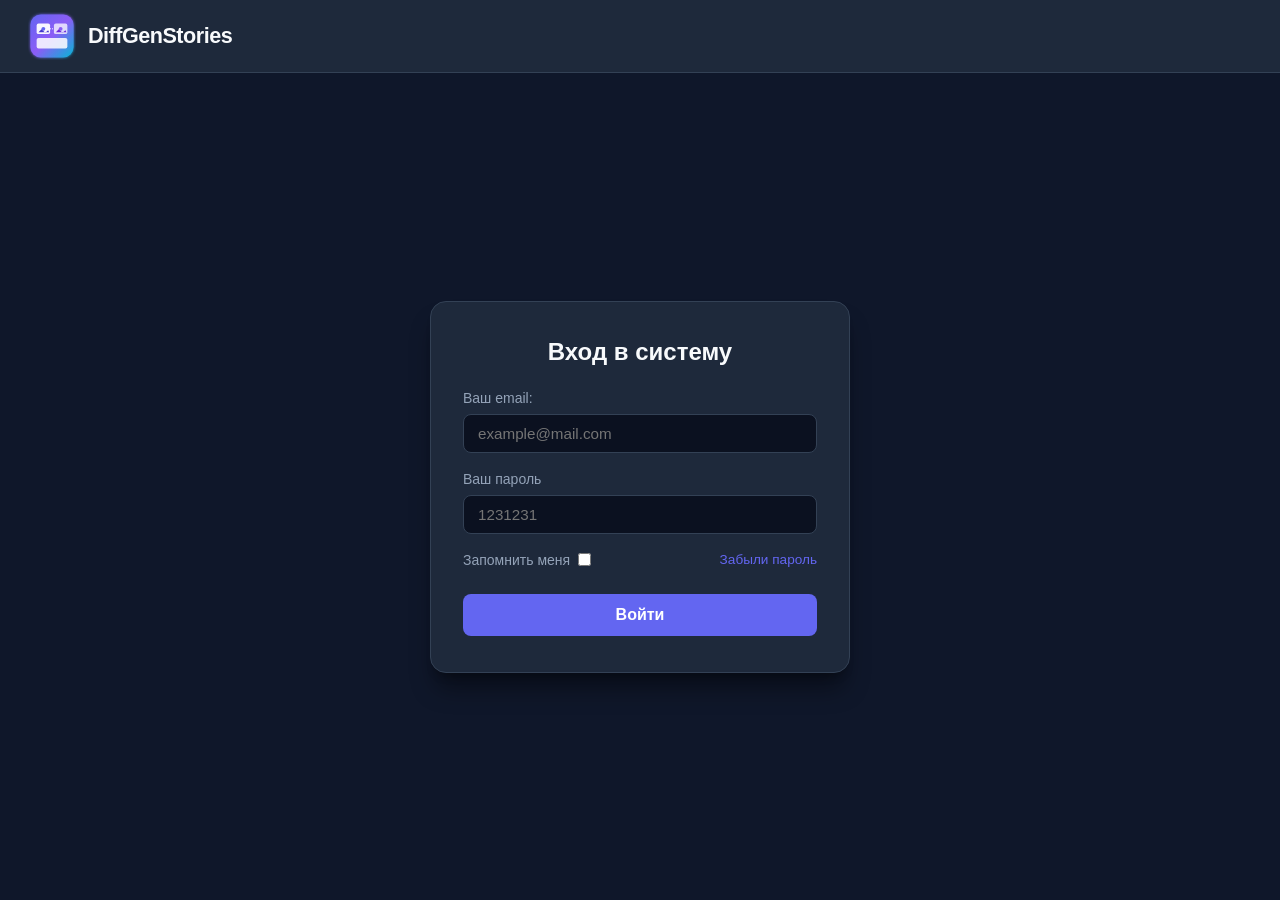
<file: lab2/index.html>
<!DOCTYPE html>
<html lang="ru">
<head>
    <meta charset="utf-8">
    <title> DiffGenStories - авторизация</title>
    <link rel="stylesheet" href="css/style.css">
</head>
<body>
<header>
    <div class="logo">
        <a href="index.html" class="logo">
            <img src="img/logo.svg" alt="DiffGenStories">
            <span class="logo-title">DiffGenStories</span>
        </a>
    </div>
</header>
<main class="login-window">
    <div class="login">
        <h1>Вход в систему</h1>
        <form action="chat.html" method="POST">
            <label> Ваш email:
                <input type="email" required placeholder="example@mail.com" name="email">
            </label>
            <label> Ваш пароль
                <input type="password" required placeholder="1231231" name="password">
            </label>
            <div class="login-options">
                <label> Запомнить меня
                    <input type="checkbox" name="remember_me">
                </label>
                <a href="#" class="link1"> Забыли пароль</a>
            </div>
            <button type="submit"> Войти</button>
        </form>
    </div>
</main>
</body>
</html>
</file>
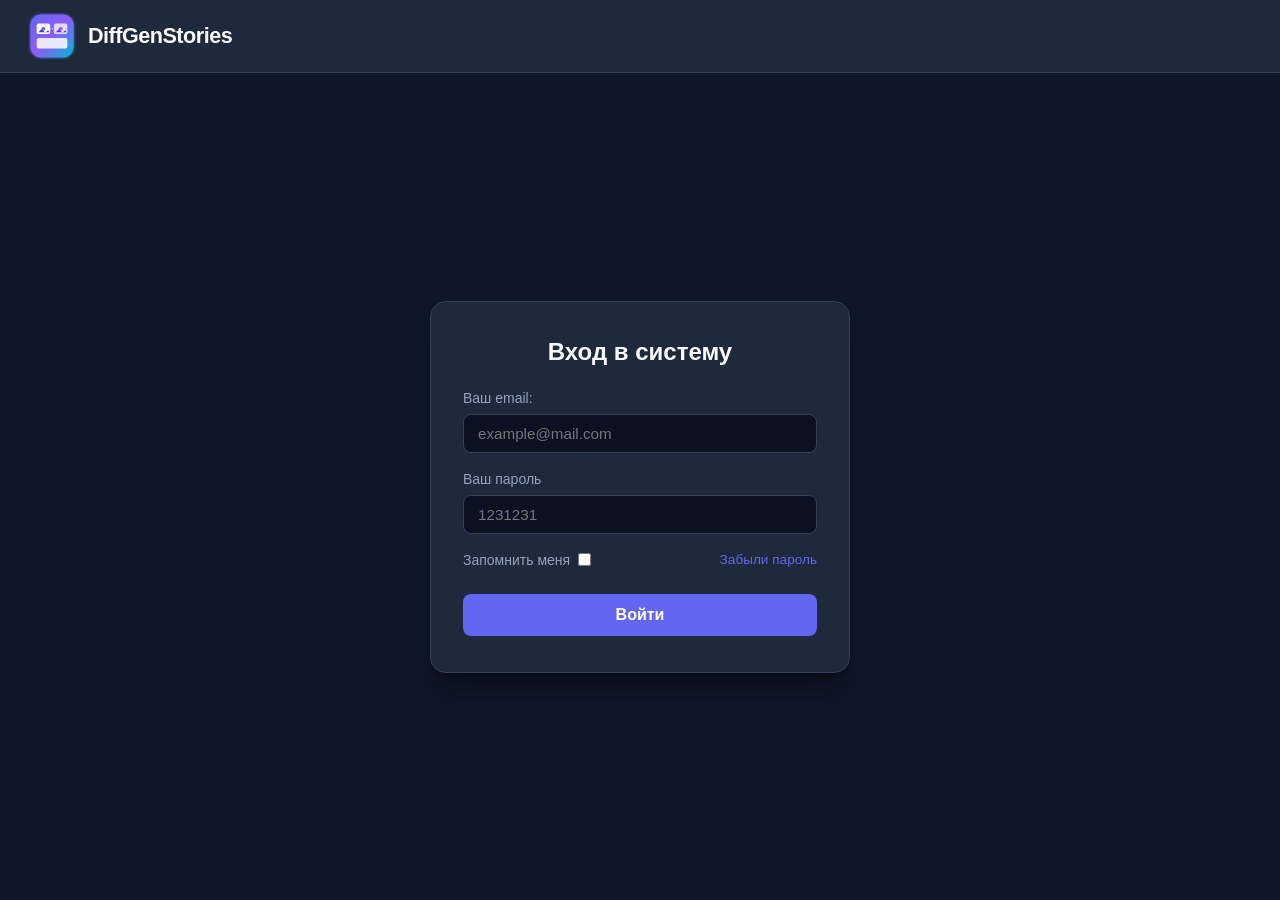
<file: lab4/index.html>
<!DOCTYPE html>
<html lang="ru">
<head>
    <meta charset="utf-8">
    <title>DiffGenStories - авторизация</title>
    <link rel="stylesheet" href="css/style.css">
    <script src="registration.js" defer></script>
</head>
<body class="page">
<header class="header">
    <a href="index.html" class="header__logo">
        <img src="img/logo.svg" alt="DiffGenStories" class="header__logo-img">
        <span class="header__logo-title">DiffGenStories</span>
    </a>
</header>
<main class="page__main">
    <div class="login">
        <h1 class="login__title">Вход в систему</h1>
        <form action="chat.html" method="POST" class="login__form">
            <label class="login__label">Ваш email:
                <input type="email" required placeholder="example@mail.com" name="email" class="login__input">
            </label>
            <label class="login__label">Ваш пароль
                <input type="password" required placeholder="1231231" name="password" class="login__input">
            </label>
            <div class="login__options">
                <label class="login__label login__label_row">Запомнить меня
                    <input type="checkbox" name="remember_me" class="login__checkbox">
                </label>
                <a href="#" class="login__link">Забыли пароль</a>
            </div>
            <button type="submit" class="login__button">Войти</button>
        </form>
    </div>
</main>
</body>
</html>
</file>
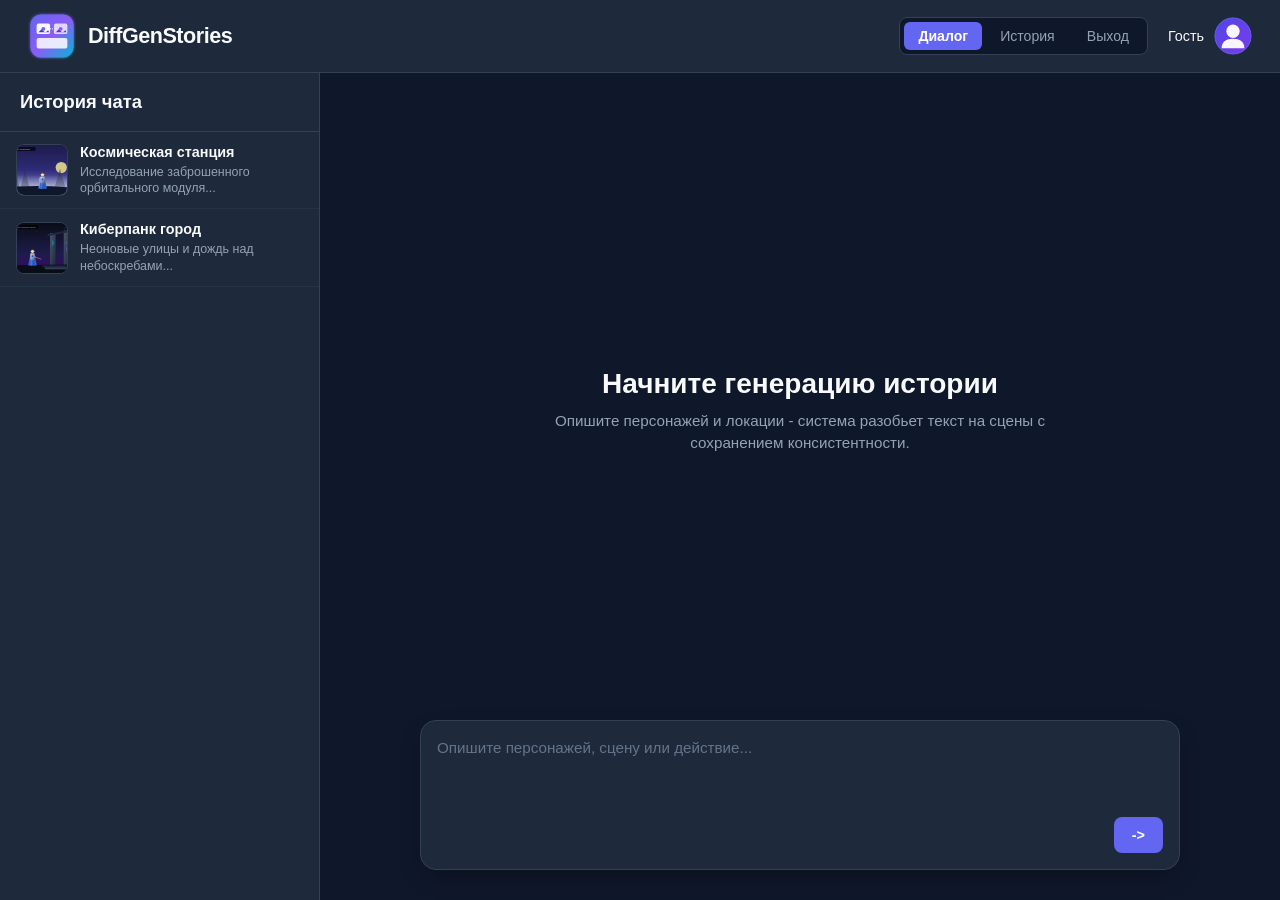
<file: lab2/chat.html>
<!DOCTYPE HTML>
<html lang="ru">
<head>
    <meta charset="utf-8">
    <link rel="stylesheet" href="css/style.css">
    <title> DiffGenStories - чат</title>
</head>

<body>
<header class="main-header">
    <div class="logo">
        <a href="index.html" class="logo">
            <img src="img/logo.svg" alt="DiffGenStories">
            <span class="logo-title">DiffGenStories</span>
        </a>
    </div>
    <div class="header-right">
        <nav>
            <a href="chat.html" class="active"> Диалог</a>
            <a href="history.html"> История </a>
            <a href="index.html"> Выход</a>
        </nav>
        <div class="user">
            <img src="img/user.svg" alt="Профиль">
            Гость
        </div>
    </div>
</header>
<main class="chat">
    <div class="chat-history">
        <h1> История чата </h1>
        <a href="#" class="history-item">
            <img src="img/scene1.svg" alt="Сцена" class="history-thumb">
            <div class="history-info">
                <h3 class="history-title">Космическая станция</h3>
                <p class="history-desc">Исследование заброшенного орбитального модуля...</p>
            </div>
        </a>
        <a href="#" class="history-item">
            <img src="img/scene2.svg" alt="Сцена" class="history-thumb">
            <div class="history-info">
                <h3 class="history-title">Киберпанк город</h3>
                <p class="history-desc">Неоновые улицы и дождь над небоскребами...</p>
            </div>
        </a>
    </div>
    <div class="chat-container">
        <div class="chat-welcome">
            <h2>Начните генерацию истории</h2>
            <p>Опишите персонажей и локации - система разобьет текст на сцены с сохранением консистентности.</p>
        </div>
        <form class="chat-form" action="chat.html" method="POST">
            <textarea name="message" placeholder="Опишите персонажей, сцену или действие..." rows="3"></textarea>
            <div class="chat-form-bottom">
                <button class="prompt_button" type="submit">-></button>
            </div>
        </form>
    </div>
</main>
</body>
</html>
</file>
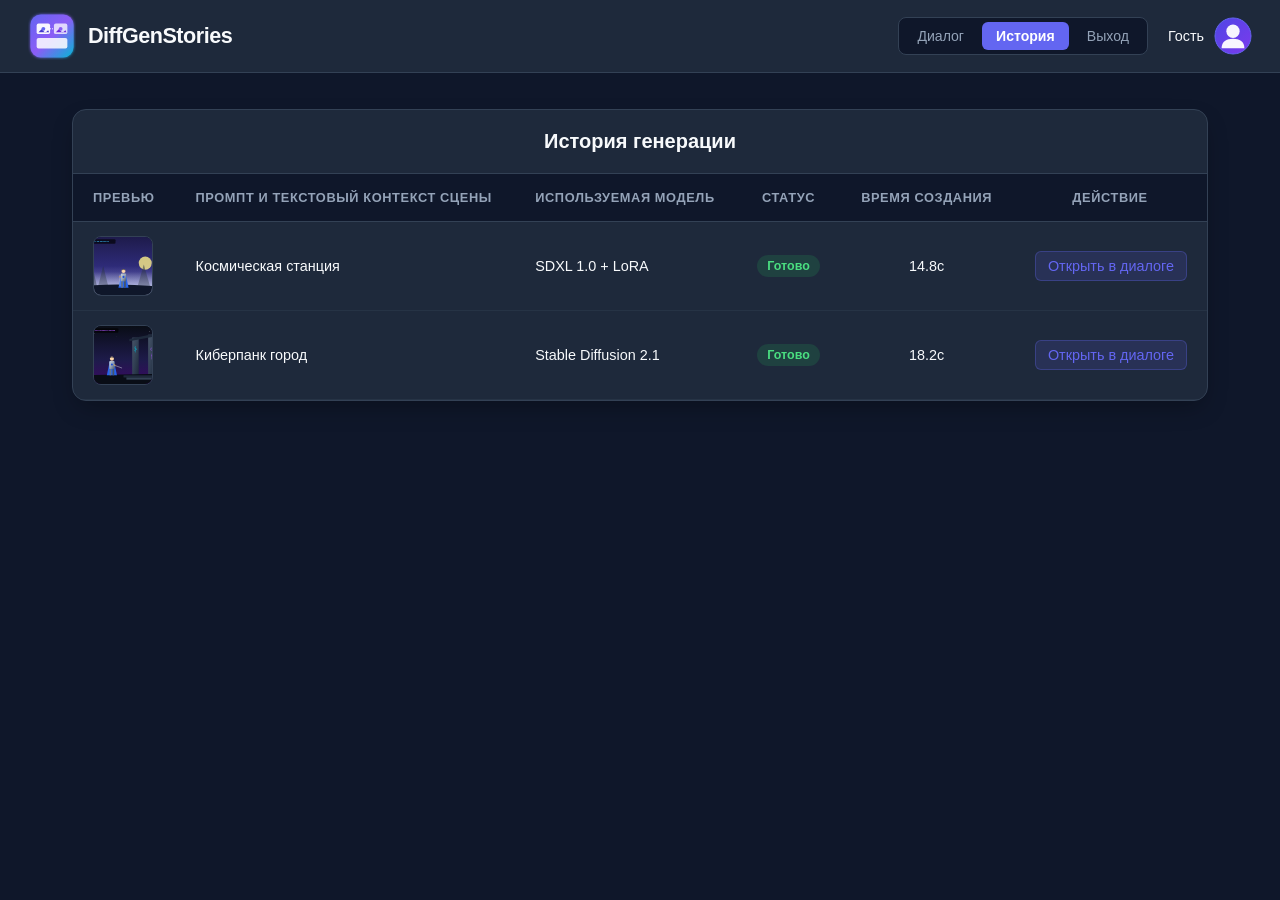
<file: lab2/history.html>
<!DOCTYPE HTML>
<html lang="ru">
<head>
    <meta charset='utf-8'>
    <link rel="stylesheet" href="css/style.css">
    <title>DiffGenStories - история</title>
</head>

<body>
<header class="main-header">
    <div class="logo">
        <a href="index.html" class="logo">
            <img src="img/logo.svg" alt="DiffGenStories">
            <span class="logo-title">DiffGenStories</span>
        </a>
    </div>
    <div class="header-right">
        <nav>
            <a href="chat.html"> Диалог</a>
            <a href="history.html" class="active"> История </a>
            <a href="index.html"> Выход</a>
        </nav>
        <div class="user">
            <img src="img/user.svg" alt="Профиль">
            Гость
        </div>
    </div>
</header>
<main class="main-history">
    <div class="table-container">
        <h1> История генерации</h1>
        <table>
            <thead>
            <tr>
                <th>Превью</th>
                <th> Промпт и текстовый контекст сцены</th>
                <th> Используемая модель</th>
                <th class="text-center"> Статус</th>
                <th class="text-center"> Время создания</th>
                <th class="text-center"> Действие</th>
            </tr>
            </thead>
            <tbody>
            <tr>
                <td><img src="img/scene1.svg" alt="Сцена"></td>
                <td> Космическая станция</td>
                <td> SDXL 1.0 + LoRA</td>
                <td class="text-center"><span class="status">Готово</span></td>
                <td class="text-center"> 14.8с</td>
                <td class="chat-link"><a href="chat.html"> Открыть в диалоге</a></td>
            </tr>
            <tr>
                <td><img src="img/scene2.svg" alt="Сцена"></td>
                <td> Киберпанк город</td>
                <td> Stable Diffusion 2.1</td>
                <td class="text-center"><span class="status">Готово</span></td>
                <td class="text-center"> 18.2с</td>
                <td class="chat-link"><a href="chat.html"> Открыть в диалоге</a></td>
            </tr>
            </tbody>
        </table>
    </div>
</main>
</body>
</html>
</file>
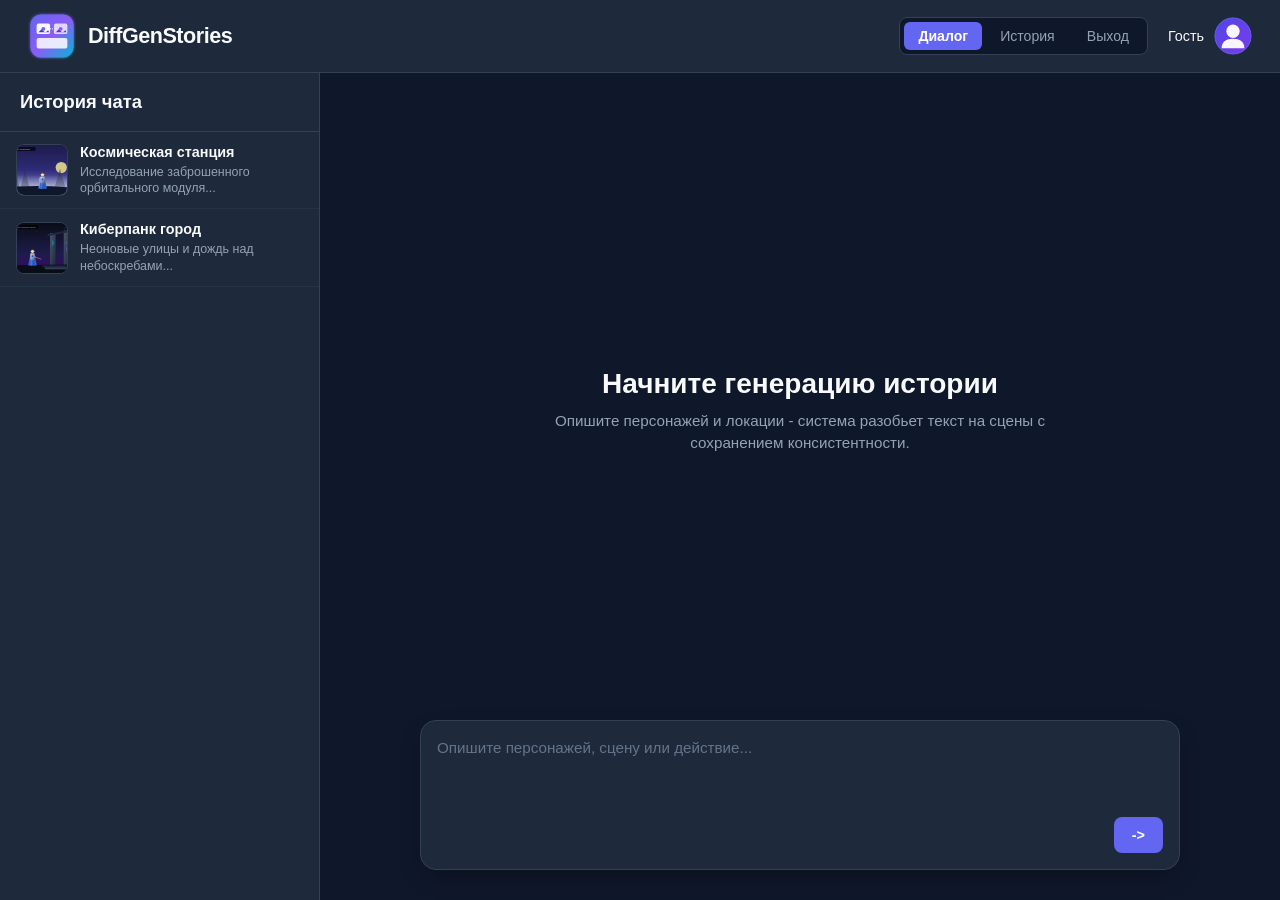
<file: lab4/chat.html>
<!DOCTYPE HTML>
<html lang="ru">
<head>
    <meta charset="utf-8">
    <link rel="stylesheet" href="css/style.css">
    <title>DiffGenStories - чат</title>
</head>

<body class="page">
<header class="header">
    <a href="index.html" class="header__logo">
        <img src="img/logo.svg" alt="DiffGenStories" class="header__logo-img">
        <span class="header__logo-title">DiffGenStories</span>
    </a>
    <div class="header__right">
        <nav class="nav">
            <a href="chat.html" class="nav__link nav__link_active">Диалог</a>
            <a href="history.html" class="nav__link">История</a>
            <a href="index.html" class="nav__link">Выход</a>
        </nav>
        <div class="user">
            <img src="img/user.svg" alt="Профиль" class="user__avatar">
            <span class="user__name">Гость</span>
        </div>
    </div>
</header>
<main class="chat">
    <div class="chat-history">
        <h1 class="chat-history__title">История чата</h1>
        <a href="#" class="history-item">
            <img src="img/scene1.svg" alt="Сцена" class="history-item__preview">
            <div class="history-item__info">
                <h3 class="history-item__title">Космическая станция</h3>
                <p class="history-item__desc">Исследование заброшенного орбитального модуля...</p>
            </div>
        </a>
        <a href="#" class="history-item">
            <img src="img/scene2.svg" alt="Сцена" class="history-item__preview">
            <div class="history-item__info">
                <h3 class="history-item__title">Киберпанк город</h3>
                <p class="history-item__desc">Неоновые улицы и дождь над небоскребами...</p>
            </div>
        </a>
    </div>
    <div class="chat__container">
        <div class="chat__welcome">
            <h2 class="chat__welcome-title">Начните генерацию истории</h2>
            <p class="chat__welcome-text">Опишите персонажей и локации - система разобьет текст на сцены с сохранением консистентности.</p>
        </div>
        <form class="chat-form" action="chat.html" method="POST">
            <textarea name="message" placeholder="Опишите персонажей, сцену или действие..." rows="3" class="chat-form__textarea"></textarea>
            <div class="chat-form__bottom">
                <button class="chat-form__button" type="submit">-&gt;</button>
            </div>
        </form>
    </div>
</main>
</body>
</html>
</file>
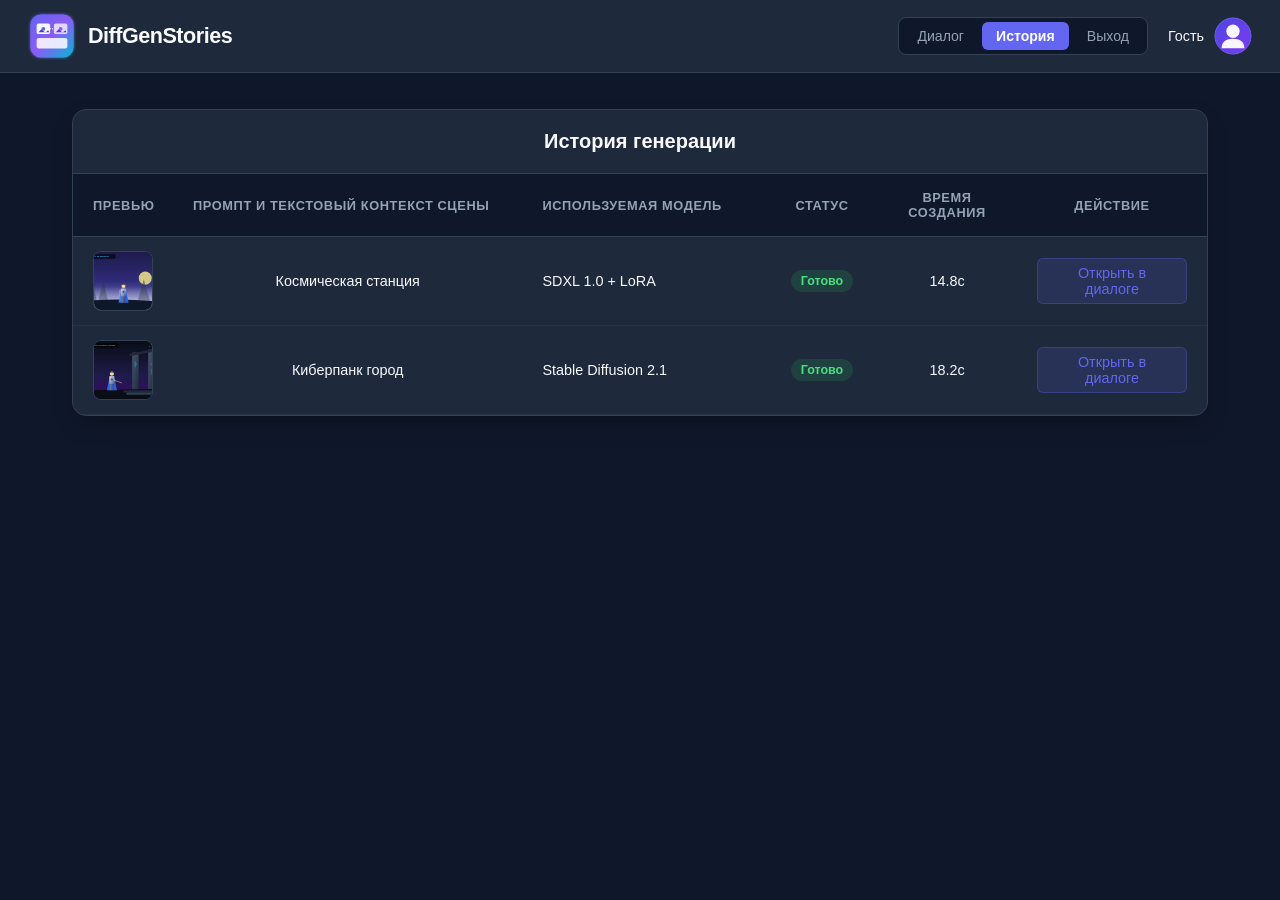
<file: lab4/history.html>
<!DOCTYPE HTML>
<html lang="ru">
<head>
    <meta charset="utf-8">
    <link rel="stylesheet" href="css/style.css">
    <title>DiffGenStories - история</title>
</head>

<body class="page">
<header class="header">
    <a href="index.html" class="header__logo">
        <img src="img/logo.svg" alt="DiffGenStories" class="header__logo-img">
        <span class="header__logo-title">DiffGenStories</span>
    </a>
    <div class="header__right">
        <nav class="nav">
            <a href="chat.html" class="nav__link">Диалог</a>
            <a href="history.html" class="nav__link nav__link_active">История</a>
            <a href="index.html" class="nav__link">Выход</a>
        </nav>
        <div class="user">
            <img src="img/user.svg" alt="Профиль" class="user__avatar">
            <span class="user__name">Гость</span>
        </div>
    </div>
</header>
<main class="history">
    <div class="history__card">
        <h1 class="history__title">История генерации</h1>
        <div class="history-table">
            <div class="history-table__row history-table__row_head">
                <div class="history-table__header">Превью</div>
                <div class="history-table__header">Промпт и текстовый контекст сцены</div>
                <div class="history-table__header">Используемая модель</div>
                <div class="history-table__header history-table__header_center">Статус</div>
                <div class="history-table__header history-table__header_center">Время создания</div>
                <div class="history-table__header history-table__header_center">Действие</div>
            </div>

            <div class="history-table__row history-table__row_item">
                <div class="history-table__cell">
                    <img src="img/scene1.svg" alt="Сцена" class="history-table__preview">
                </div>
                <div class="history-table__cell history-table__cell_center" >Космическая станция</div>
                <div class="history-table__cell">SDXL 1.0 + LoRA</div>
                <div class="history-table__cell history-table__cell_center">
                    <span class="status">Готово</span>
                </div>
                <div class="history-table__cell history-table__cell_center">14.8с</div>
                <div class="history-table__cell history-table__cell_right">
                    <a href="chat.html" class="history-table__link">Открыть в диалоге</a>
                </div>
            </div>

            <div class="history-table__row history-table__row_item">
                <div class="history-table__cell">
                    <img src="img/scene2.svg" alt="Сцена" class="history-table__preview">
                </div>
                <div class="history-table__cell history-table__cell_center">Киберпанк город</div>
                <div class="history-table__cell">Stable Diffusion 2.1</div>
                <div class="history-table__cell history-table__cell_center">
                    <span class="status">Готово</span>
                </div>
                <div class="history-table__cell history-table__cell_center">18.2с</div>
                <div class="history-table__cell history-table__cell_right">
                    <a href="chat.html" class="history-table__link">Открыть в диалоге</a>
                </div>
            </div>
        </div>
    </div>
</main>
</body>
</html>
</file>
<file: lab2/css/style.css>
* {
    margin: 0;
    padding: 0;
    box-sizing: border-box;
}

body {
    background-color: #0f172a;
    color: #f8fafc;
    font-family: Arial, Helvetica, sans-serif;
    min-height: 100vh;
    display: flex;
    flex-direction: column;
}

header {
    display: flex;
    justify-content: space-between;
    align-items: center;
    background-color: #1e293b;
    border-bottom: 1px solid #334155;
    padding: 12px 28px;
}

.logo {
    display: flex;
    align-items: center;
    gap: 12px;
    text-decoration: none;
    color: inherit;
}

.logo img {
    height: 48px;
    width: auto;
}

.logo-title {
    font-size: 1.35rem;
    font-weight: 700;
    letter-spacing: -0.5px;
    color: #f8fafc;
}

.header-right {
    display: flex;
    align-items: center;
    gap: 20px;
}

.header-right nav {
    display: flex;
    align-items: center;
    background-color: #0f172a;
    padding: 4px;
    border-radius: 8px;
    gap: 4px;
    border: 1px solid #334155;
}

.header-right a {
    text-decoration: none;
    color: #94a3b8;
    font-size: 0.88rem;
    font-weight: 500;
    padding: 6px 14px;
    border-radius: 6px;
    transition: all 0.2s ease;
}

.header-right a:hover {
    color: #f8fafc;
    background-color: #334155;
}

.header-right a.active {
    background-color: #6366f1;
    color: #ffffff;
    font-weight: 600;
}

.user {
    display: flex;
    flex-direction: row;
    align-items: center;
    gap: 10px;
    font-weight: 500;
    font-size: 0.9rem;
    color: #f8fafc;
}

.user img {
    height: 38px;
    width: 38px;
    border-radius: 50%;
    order: 2;
}

.login-window {
    flex: 1;
    display: flex;
    align-items: center;
    justify-content: center;
    padding: 24px;
}

.login {
    background-color: #1e293b;
    border: 1px solid #334155;
    padding: 36px 32px;
    border-radius: 16px;
    width: 100%;
    max-width: 420px;
    box-shadow: 0 20px 25px -5px rgba(0, 0, 0, 0.4), 0 8px 10px -6px rgba(0, 0, 0, 0.3);
}

.login h1 {
    font-size: 1.5rem;
    text-align: center;
    margin-bottom: 24px;
    color: #f8fafc;
}

.login form {
    display: flex;
    flex-direction: column;
    gap: 18px;
}

.login label {
    display: flex;
    flex-direction: column;
    gap: 8px;
    font-size: 0.875rem;
    font-weight: 500;
    color: #94a3b8;
}

.login input[type="email"],
.login input[type="password"] {
    background-color: #0b1120;
    color: #f8fafc;
    padding: 10px 14px;
    border: 1.5px solid #334155;
    border-radius: 8px;
    font-size: 0.95rem;
    font-family: inherit;
    transition: all 0.2s ease;
    outline: none;
}

.login input[type="email"]:focus,
.login input[type="password"]:focus {
    border-color: #6366f1;
    box-shadow: 0 0 0 3px rgba(99, 102, 241, 0.25);
}

.login-options {
    display: flex;
    justify-content: space-between;
    align-items: center;
    font-size: 0.85rem;
}

.login-options label {
    flex-direction: row;
    align-items: center;
    cursor: pointer;
    color: #94a3b8;
}

.login-options a {
    color: #6366f1;
    text-decoration: none;
    font-weight: 500;
    transition: color 0.2s;
}

.login-options a:hover {
    color: #4f46e5;
    text-decoration: underline;
}

.login button[type="submit"] {
    margin-top: 8px;
    padding: 12px;
    background-color: #6366f1;
    color: #ffffff;
    border: none;
    border-radius: 8px;
    font-size: 1rem;
    font-weight: 600;
    cursor: pointer;
    transition: all 0.2s ease;
}

.login button[type="submit"]:hover {
    background-color: #4f46e5;
}

.login button[type="submit"]:active {
    transform: scale(0.98);
}

.chat {
    flex: 1;
    display: flex;
    overflow: hidden;
}

.chat-history {
    width: 320px;
    background: #1e293b;
    border-right: 1px solid #334155;
    display: flex;
    flex-direction: column;
    overflow-y: auto;
}

.chat-history h1 {
    font-size: 1.15rem;
    font-weight: 600;
    color: #f8fafc;
    padding: 18px 20px;
    border-bottom: 1px solid #334155;
}

.history-item {
    display: flex;
    align-items: center;
    gap: 12px;
    padding: 12px 16px;
    text-decoration: none;
    color: inherit;
    border-bottom: 1px solid rgba(51, 65, 85, 0.4);
    transition: all 0.15s ease;
}

.history-item:hover {
    background-color: #334155;
}

.history-thumb {
    width: 52px;
    height: 52px;
    border-radius: 8px;
    object-fit: cover;
    background-color: #0f172a;
    border: 1px solid #334155;
    flex-shrink: 0;
}

.history-info {
    display: flex;
    flex-direction: column;
    gap: 4px;
    overflow: hidden;
}

.history-title {
    font-size: 0.9rem;
    font-weight: 600;
    color: #f8fafc;
}

.history-desc {
    font-size: 0.78rem;
    color: #94a3b8;
    line-height: 1.3;
    display: -webkit-box;
    -webkit-line-clamp: 2;
    -webkit-box-orient: vertical;
    overflow: hidden;
}

.chat-container {
    flex: 1;
    display: flex;
    background: #0f172a;
    flex-direction: column;
    align-items: center;
    padding: 30px 24px;
}

.chat-welcome {
    margin: auto;
    text-align: center;
    max-width: 540px;
}

.chat-welcome h2 {
    font-size: 1.75rem;
    font-weight: 700;
    margin-bottom: 10px;
    color: #f8fafc;
}

.chat-welcome p {
    color: #94a3b8;
    font-size: 0.95rem;
    line-height: 1.5;
}

.chat-form {
    width: 100%;
    max-width: 760px;
    background-color: #1e293b;
    border: 1.5px solid #334155;
    border-radius: 16px;
    padding: 16px;
    box-shadow: 0 10px 25px -5px rgba(0, 0, 0, 0.3);
    display: flex;
    flex-direction: column;
    gap: 12px;
    transition: all 0.2s ease;
}

.chat-form:focus-within {
    border-color: #6366f1;
    box-shadow: 0 0 0 3px rgba(99, 102, 241, 0.25);
}

.chat-form textarea {
    width: 100%;
    border: none;
    outline: none;
    resize: none;
    background: transparent;
    color: #f8fafc;
    font-family: inherit;
    font-size: 0.95rem;
    line-height: 1.5;
}

.chat-form textarea::placeholder {
    color: #64748b;
}

.chat-form-bottom {
    display: flex;
    justify-content: flex-end;
    align-items: center;
}

.prompt_button {
    background-color: #6366f1;
    color: #ffffff;
    border: none;
    border-radius: 8px;
    padding: 10px 18px;
    font-size: 0.9rem;
    font-weight: 600;
    cursor: pointer;
    transition: all 0.2s ease;
}

.prompt_button:hover {
    background-color: #4f46e5;
    transform: translateY(-1px);
}

.prompt_button:active {
    transform: translateY(0);
}

.main-history {
    flex: 1;
    padding: 36px 32px;
    max-width: 1200px;
    margin: 0 auto;
    width: 100%;
}

.table-container {
    background-color: #1e293b;
    border-radius: 14px;
    border: 1px solid #334155;
    box-shadow: 0 10px 25px -5px rgba(0, 0, 0, 0.3);
    overflow-x: auto;
    text-align: center;
}

.table-container table {
    width: 100%;
    border-collapse: collapse;
    text-align: left;
    font-size: 0.9rem;
}

.table-container thead {
    background-color: #0f172a;
    border-bottom: 1px solid #334155;
}

.table-container th {
    padding: 16px 20px;
    font-weight: 600;
    color: #94a3b8;
    font-size: 0.8rem;
    text-transform: uppercase;
    letter-spacing: 0.6px;
}

.table-container td {
    padding: 14px 20px;
    border-bottom: 1px solid rgba(51, 65, 85, 0.4);
    color: #f8fafc;
    vertical-align: middle;
}

.table-container tbody tr:hover {
    background-color: #334155;
}

.table-container td img {
    width: 60px;
    height: 60px;
    border-radius: 8px;
    object-fit: cover;
    background-color: #0f172a;
    border: 1px solid #334155;
    display: block;
}

.table-container td a {
    color: #6366f1;
    text-decoration: none;
    font-weight: 500;
    padding: 6px 12px;
    border-radius: 6px;
    background-color: rgba(99, 102, 241, 0.15);
    border: 1px solid rgba(99, 102, 241, 0.3);
    transition: all 0.2s ease;
    display: inline-block;
}

.table-container td a:hover {
    background-color: #6366f1;
    color: #ffffff;
}

.status {
    background-color: rgba(34, 197, 94, 0.15);
    color: #4ade80;
    padding: 4px 10px;
    border-radius: 20px;
    font-size: 0.78rem;
    font-weight: 600;
    display: inline-block;
}

.text-center
{
    text-align: center;
}

.chat-link
{
    text-align: right;
}

.table-container h1 {
    font-size: 1.25rem;
    font-weight: 600;
    padding: 20px 24px;
    border-bottom: 1px solid #334155;
}
</file>
<file: lab4/css/style.css>
:root {
  --bg-main: #0f172a;
  --bg-card: #1e293b;
  --bg-input: #0b1120;
  --border-color: #334155;
  --border-soft: rgba(51, 65, 85, 0.4);
  --text-main: #f8fafc;
  --text-muted: #94a3b8;
  --text-placeholder: #64748b;
  --text-white: #ffffff;
  --accent-color: #6366f1;
  --accent-hover: #4f46e5;
  --accent-focus: rgba(99, 102, 241, 0.25);
  --accent-bg-soft: rgba(99, 102, 241, 0.15);
  --accent-border-soft: rgba(99, 102, 241, 0.3);
  --success-bg: rgba(34, 197, 94, 0.15);
  --success-text: #4ade80;
  --shadow-color: rgba(0, 0, 0, 0.3);
  --shadow-dark: rgba(0, 0, 0, 0.4);
}

* {
  margin: 0;
  padding: 0;
  box-sizing: border-box;
}

.page {
  background-color: var(--bg-main);
  color: var(--text-main);
  font-family: Arial, Helvetica, sans-serif;
  min-height: 100vh;
  display: flex;
  flex-direction: column;
}
.page__main {
  flex: 1;
  display: flex;
  align-items: center;
  justify-content: center;
  padding: 24px;
}

.header {
  display: flex;
  justify-content: space-between;
  align-items: center;
  background-color: var(--bg-card);
  border-bottom: 1px solid var(--border-color);
  padding: 12px 28px;
}
.header__logo {
  display: flex;
  align-items: center;
  gap: 12px;
  text-decoration: none;
  color: inherit;
}
.header__logo-img {
  height: 48px;
  width: auto;
}
.header__logo-title {
  font-size: 1.35rem;
  font-weight: 700;
  letter-spacing: -0.5px;
  color: var(--text-main);
}
.header__right {
  display: flex;
  align-items: center;
  gap: 20px;
}

@keyframes cardFlyIn {
  0% {
    opacity: 0;
    transform: translateY(50px) scale(0.9);
    filter: blur(8px);
    border-color: var(--accent-color);
    box-shadow: 0 0 40px var(--accent-focus), 0 20px 25px -5px var(--shadow-dark);
  }
  70% {
    opacity: 1;
    transform: translateY(-6px) scale(1.015);
    filter: blur(0);
    border-color: var(--accent-color);
    box-shadow: 0 0 28px var(--accent-focus), 0 24px 32px -5px var(--shadow-dark);
  }
  100% {
    opacity: 1;
    transform: translateY(0) scale(1);
    filter: blur(0);
    border-color: var(--border-color);
    box-shadow: 0 20px 25px -5px var(--shadow-dark), 0 8px 10px -6px var(--shadow-color);
  }
}
@keyframes contentReveal {
  from {
    opacity: 0;
    transform: translateY(14px);
  }
  to {
    opacity: 1;
    transform: translateY(0);
  }
}
.login {
  animation: cardFlyIn 0.8s cubic-bezier(0.22, 1, 0.36, 1) both;
  background-color: var(--bg-card);
  border: 1px solid var(--border-color);
  padding: 36px 32px;
  border-radius: 16px;
  width: 100%;
  max-width: 420px;
  box-shadow: 0 20px 25px -5px var(--shadow-dark), 0 8px 10px -6px var(--shadow-color);
}
.login__title {
  animation: contentReveal 0.5s ease-out 0.18s both;
  font-size: 1.5rem;
  text-align: center;
  margin-bottom: 24px;
  color: var(--text-main);
}
.login__form {
  animation: contentReveal 0.5s ease-out 0.3s both;
  display: flex;
  flex-direction: column;
  gap: 18px;
}
.login__label {
  display: flex;
  flex-direction: column;
  gap: 8px;
  font-size: 0.875rem;
  font-weight: 500;
  color: var(--text-muted);
}
.login__label_row {
  flex-direction: row;
  align-items: center;
  cursor: pointer;
}
.login__input {
  background-color: var(--bg-input);
  color: var(--text-main);
  padding: 10px 14px;
  border: 1.5px solid var(--border-color);
  border-radius: 8px;
  font-size: 0.95rem;
  font-family: inherit;
  transition: all 0.2s ease;
  outline: none;
}
.login__input:focus {
  border-color: var(--accent-color);
  box-shadow: 0 0 0 3px var(--accent-focus);
}
.login__options {
  display: flex;
  justify-content: space-between;
  align-items: center;
  font-size: 0.85rem;
}
.login__link {
  color: var(--accent-color);
  text-decoration: none;
  font-weight: 500;
  transition: color 0.2s;
}
.login__link:hover {
  color: var(--accent-hover);
  text-decoration: underline;
}
.login__button {
  margin-top: 8px;
  padding: 12px;
  background-color: var(--accent-color);
  color: var(--text-white);
  border: none;
  border-radius: 8px;
  font-size: 1rem;
  font-weight: 600;
  cursor: pointer;
  transition: all 0.2s ease;
}
.login__button:hover {
  background-color: var(--accent-hover);
}
.login__button:active {
  transform: scale(0.98);
}

.nav {
  display: flex;
  align-items: center;
  background-color: var(--bg-main);
  padding: 4px;
  border-radius: 8px;
  gap: 4px;
  border: 1px solid var(--border-color);
}
.nav__link {
  text-decoration: none;
  color: var(--text-muted);
  font-size: 0.88rem;
  font-weight: 500;
  padding: 6px 14px;
  border-radius: 6px;
  transition: all 0.2s ease;
}
.nav__link:hover {
  color: var(--text-main);
  background-color: var(--border-color);
}
.nav__link_active {
  background-color: var(--accent-color);
  color: var(--text-white);
  font-weight: 600;
}
.nav__link_active:hover {
  background-color: var(--accent-color);
  color: var(--text-white);
}

.user {
  display: flex;
  flex-direction: row;
  align-items: center;
  gap: 10px;
  font-weight: 500;
  font-size: 0.9rem;
  color: var(--text-main);
}
.user__avatar {
  height: 38px;
  width: 38px;
  border-radius: 50%;
  order: 2;
}

.chat {
  flex: 1;
  display: flex;
  overflow: hidden;
}
.chat__container {
  flex: 1;
  display: flex;
  background: var(--bg-main);
  flex-direction: column;
  align-items: center;
  padding: 30px 24px;
}
.chat__welcome {
  margin: auto;
  text-align: center;
  max-width: 540px;
}
.chat__welcome-title {
  font-size: 1.75rem;
  font-weight: 700;
  margin-bottom: 10px;
  color: var(--text-main);
}
.chat__welcome-text {
  color: var(--text-muted);
  font-size: 0.95rem;
  line-height: 1.5;
}

.chat-history {
  width: 320px;
  background: var(--bg-card);
  border-right: 1px solid var(--border-color);
  display: flex;
  flex-direction: column;
  overflow-y: auto;
}
.chat-history__title {
  font-size: 1.15rem;
  font-weight: 600;
  color: var(--text-main);
  padding: 18px 20px;
  border-bottom: 1px solid var(--border-color);
}

.history-item {
  display: flex;
  align-items: center;
  gap: 12px;
  padding: 12px 16px;
  text-decoration: none;
  color: inherit;
  border-bottom: 1px solid var(--border-soft);
  transition: all 0.15s ease;
}
.history-item:hover {
  background-color: var(--border-color);
}
.history-item__preview {
  width: 52px;
  height: 52px;
  border-radius: 8px;
  object-fit: cover;
  background-color: var(--bg-main);
  border: 1px solid var(--border-color);
  flex-shrink: 0;
}
.history-item__info {
  display: flex;
  flex-direction: column;
  gap: 4px;
  overflow: hidden;
}
.history-item__title {
  font-size: 0.9rem;
  font-weight: 600;
  color: var(--text-main);
}
.history-item__desc {
  font-size: 0.78rem;
  color: var(--text-muted);
  line-height: 1.3;
  display: -webkit-box;
  -webkit-line-clamp: 2;
  -webkit-box-orient: vertical;
  overflow: hidden;
}

.chat-form {
  width: 100%;
  max-width: 760px;
  background-color: var(--bg-card);
  border: 1.5px solid var(--border-color);
  border-radius: 16px;
  padding: 16px;
  box-shadow: 0 10px 25px -5px var(--shadow-color);
  display: flex;
  flex-direction: column;
  gap: 12px;
  transition: all 0.2s ease;
}
.chat-form:focus-within {
  border-color: var(--accent-color);
  box-shadow: 0 0 0 3px var(--accent-focus);
}
.chat-form__textarea {
  width: 100%;
  border: none;
  outline: none;
  resize: none;
  background: transparent;
  color: var(--text-main);
  font-family: inherit;
  font-size: 0.95rem;
  line-height: 1.5;
}
.chat-form__textarea::placeholder {
  color: var(--text-placeholder);
}
.chat-form__bottom {
  display: flex;
  justify-content: flex-end;
  align-items: center;
}
.chat-form__button {
  background-color: var(--accent-color);
  color: var(--text-white);
  border: none;
  border-radius: 8px;
  padding: 10px 18px;
  font-size: 0.9rem;
  font-weight: 600;
  cursor: pointer;
  transition: all 0.2s ease;
}
.chat-form__button:hover {
  background-color: var(--accent-hover);
  transform: translateY(-1px);
}
.chat-form__button:active {
  transform: translateY(0);
}

.history {
  flex: 1;
  padding: 36px 32px;
  max-width: 1200px;
  margin: 0 auto;
  width: 100%;
}
.history__card {
  background-color: var(--bg-card);
  border-radius: 14px;
  border: 1px solid var(--border-color);
  box-shadow: 0 10px 25px -5px var(--shadow-color);
  overflow-x: auto;
  text-align: center;
}
.history__title {
  font-size: 1.25rem;
  font-weight: 600;
  padding: 20px 24px;
  border-bottom: 1px solid var(--border-color);
}

.history-table {
  display: grid;
  min-width: 820px;
  text-align: left;
  font-size: 0.9rem;
}
.history-table__row {
  display: grid;
  grid-template-columns: 100px 2fr 1.4fr 110px 140px 190px;
  align-items: center;
}
.history-table__row_head {
  background-color: var(--bg-main);
  border-bottom: 1px solid var(--border-color);
}
.history-table__row_item {
  border-bottom: 1px solid var(--border-soft);
  transition: background-color 0.2s ease;
}
.history-table__row_item:hover {
  background-color: var(--border-color);
}
.history-table__header {
  padding: 16px 20px;
  font-weight: 600;
  color: var(--text-muted);
  font-size: 0.8rem;
  text-transform: uppercase;
  letter-spacing: 0.6px;
}
.history-table__header_center {
  text-align: center;
}
.history-table__cell {
  padding: 14px 20px;
  color: var(--text-main);
}
.history-table__cell_center {
  text-align: center;
}
.history-table__cell_right {
  text-align: right;
}
.history-table__preview {
  width: 60px;
  height: 60px;
  border-radius: 8px;
  object-fit: cover;
  background-color: var(--bg-main);
  border: 1px solid var(--border-color);
  display: block;
}
.history-table__link {
  color: var(--accent-color);
  text-decoration: none;
  font-weight: 500;
  padding: 6px 12px;
  border-radius: 6px;
  background-color: var(--accent-bg-soft);
  border: 1px solid var(--accent-border-soft);
  transition: all 0.2s ease;
  display: inline-block;
  text-align: center;
}
.history-table__link:hover {
  background-color: var(--accent-color);
  color: var(--text-white);
}

.status {
  background-color: var(--success-bg);
  color: var(--success-text);
  padding: 4px 10px;
  border-radius: 20px;
  font-size: 0.78rem;
  font-weight: 600;
  display: inline-block;
}

/*# sourceMappingURL=style.css.map */
</file>
